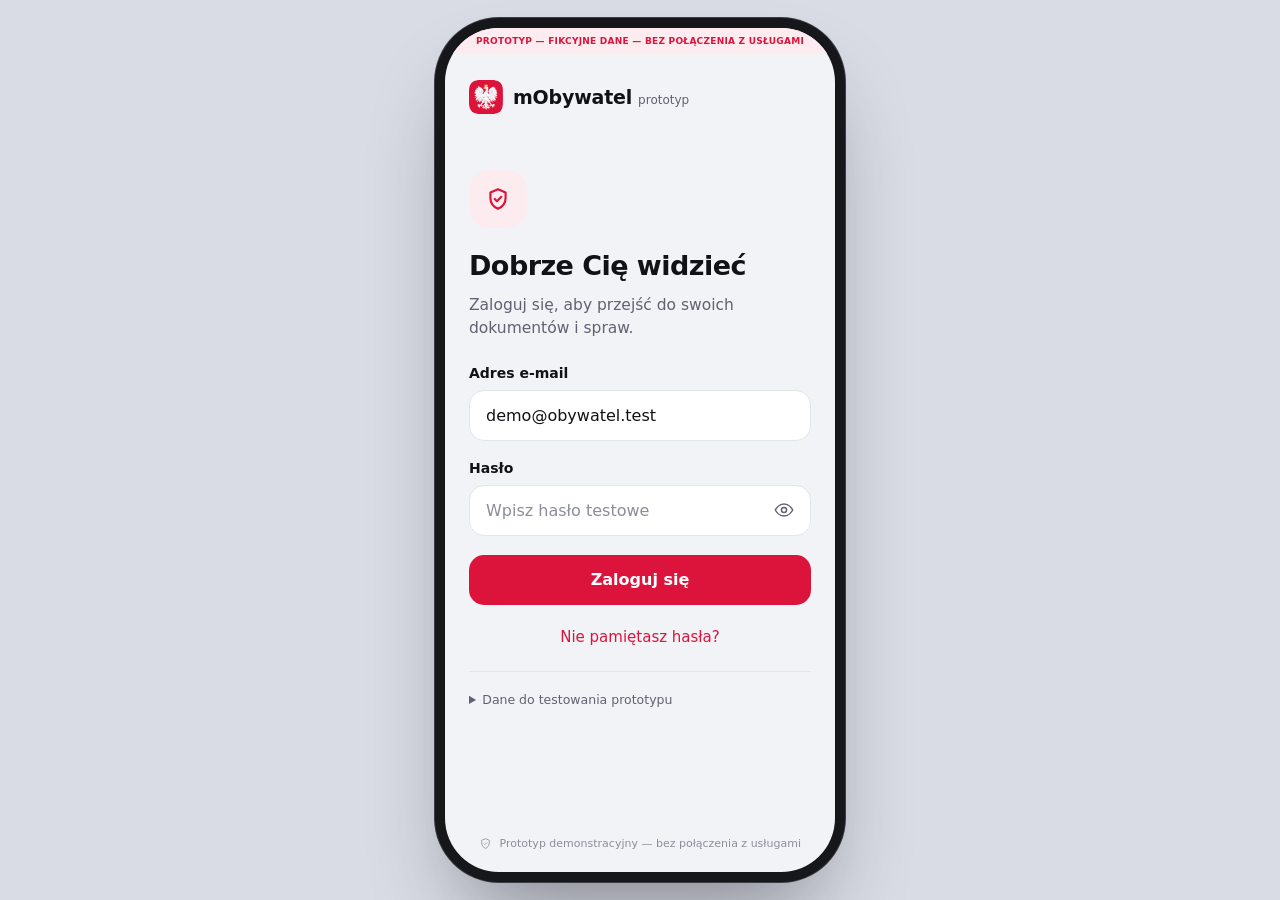
<file: index.html>
<!doctype html>
<meta charset="utf-8">
<meta http-equiv="refresh" content="0; url=mobywatel-ai/mockup/login.html">
<title>mObywatel.ai</title>
<a href="mobywatel-ai/mockup/login.html">Przejdź do prototypu</a>
</file>
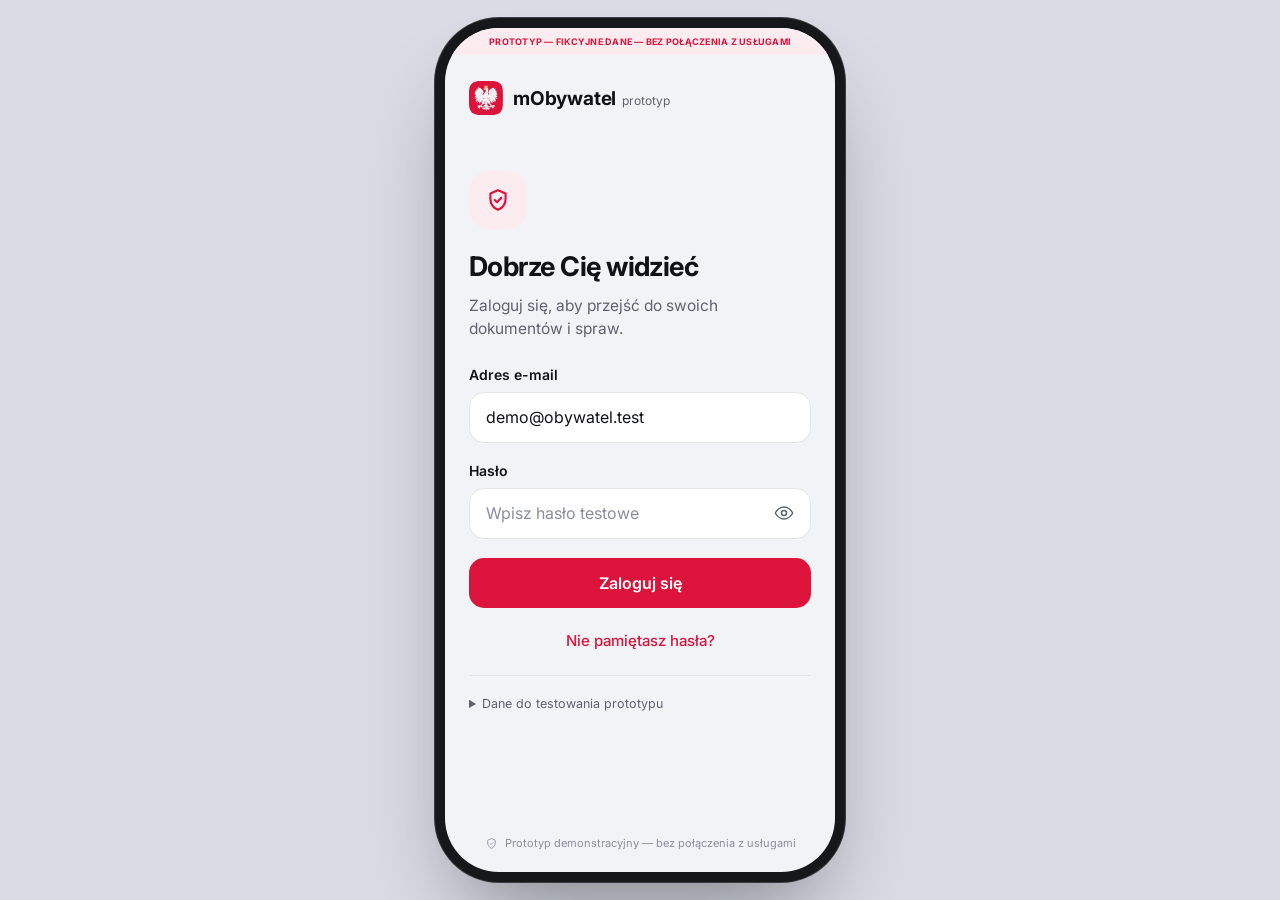
<file: mobywatel-ai/mockup/login.html>
<!doctype html>
<html lang="pl">
<head>
<meta charset="utf-8">
<meta name="viewport" content="width=device-width, initial-scale=1, viewport-fit=cover">
<meta name="theme-color" content="#f2f3f7">
<title>mObywatel — logowanie</title>
<link rel="icon" href="assets/icon-mobywatel.svg">
<link rel="preconnect" href="https://fonts.googleapis.com">
<link rel="preconnect" href="https://fonts.gstatic.com" crossorigin>
<link href="https://fonts.googleapis.com/css2?family=Inter:wght@400;500;600;700&display=swap" rel="stylesheet">
<link rel="stylesheet" href="login.css?v=2">
</head>
<body>
<main class="phone" aria-label="Makieta ekranu logowania">
  <div class="demo-strip">PROTOTYP — FIKCYJNE DANE — BEZ POŁĄCZENIA Z USŁUGAMI</div>
  <div class="inner">
    <div class="brand">
      <img class="brand-mark" src="assets/icon-mobywatel.svg" alt="">
      <div><span class="brand-name">mObywatel</span><span class="brand-demo">prototyp</span></div>
    </div>
    <div class="shield" aria-hidden="true">
      <svg viewBox="0 0 24 24" fill="none" stroke="currentColor" stroke-width="2" stroke-linecap="round" stroke-linejoin="round">
        <path d="M12 3 19 6v5c0 5-3.3 8.4-7 10-3.7-1.6-7-5-7-10V6l7-3Z"/>
        <path d="m9 12 2 2 4-4"/>
      </svg>
    </div>
    <h1>Dobrze Cię widzieć</h1>
    <p class="intro">Zaloguj się, aby przejść do swoich dokumentów i spraw.</p>
    <form id="demoForm" novalidate>
      <label for="email">Adres e-mail</label>
      <input id="email" type="email" value="demo@obywatel.test" autocomplete="off" aria-label="Adres e-mail demonstracyjny">
      <label for="password">Hasło</label>
      <div class="password-wrap">
        <input id="password" type="password" placeholder="Wpisz hasło testowe" autocomplete="off" aria-label="Hasło testowe">
        <button class="toggle" type="button" id="togglePassword" aria-label="Pokaż lub ukryj hasło">
          <svg viewBox="0 0 24 24" fill="none" stroke="currentColor" stroke-width="1.6" stroke-linecap="round" stroke-linejoin="round"><path d="M2.5 12S6 5.5 12 5.5 21.5 12 21.5 12 18 18.5 12 18.5 2.5 12 2.5 12Z"/><circle cx="12" cy="12" r="2.8"/></svg>
        </button>
      </div>
      <p class="err" id="err" role="alert" hidden></p>
      <button class="login" type="submit">Zaloguj się</button>
    </form>
    <a class="forgot" href="#" id="forgot">Nie pamiętasz hasła?</a>
    <details>
      <summary>Dane do testowania prototypu</summary>
      <div class="demo-details">
        <p>E-mail: <strong>demo@obywatel.test</strong></p>
        <p>Hasło główne: <strong>Demo123!</strong></p>
        <p>Hasło alarmowe: <strong>Alarm123!</strong></p>
        <p>To wyłącznie makieta wyglądu. Nie wpisuj prawdziwych danych logowania.</p>
      </div>
    </details>
    <div class="footer">
      <svg viewBox="0 0 24 24" fill="none" stroke="currentColor" stroke-width="1.5"><path d="M12 3 19 6v5c0 5-3.3 8.4-7 10-3.7-1.6-7-5-7-10V6l7-3Z"/><path d="m9 12 2 2 4-4"/></svg>
      Prototyp demonstracyjny — bez połączenia z usługami
    </div>
  </div>
</main>
<script src="login.js?v=2"></script>
</body>
</html>
</file>
<file: mobywatel-ai/mockup/login.css>
:root{
  --bg:#f2f3f7; --surface:#ffffff; --ink:#111216; --ink2:#5f6270; --ink3:#8b8e9a; --hair:#e3e5eb;
  --red:#dc143c; --red-dark:#b30f30; --red-wash:#fdecef;
  --sans:-apple-system,BlinkMacSystemFont,"SF Pro Text","Inter",system-ui,sans-serif;
}
*{box-sizing:border-box;-webkit-tap-highlight-color:transparent}
html,body{margin:0;min-height:100%}
body{
  min-height:100vh;background:#d9dce4;font-family:var(--sans);color:var(--ink);
  display:flex;align-items:center;justify-content:center;
  -webkit-font-smoothing:antialiased;
}
button{font:inherit;color:inherit;border:0;background:none;cursor:pointer;padding:0}
button:focus-visible,input:focus-visible,a:focus-visible,summary:focus-visible{outline:2px solid var(--red);outline-offset:2px}

/* ramka telefonu jak w index.html */
.phone{
  position:relative;width:390px;height:844px;border-radius:54px;overflow:hidden;background:var(--bg);
  box-shadow:0 0 0 10px #16171a,0 0 0 11px #3b3d42,0 50px 90px -20px rgba(20,22,30,.45);
  display:flex;flex-direction:column;
}
.demo-strip{
  background:var(--red-wash);color:var(--red);text-align:center;font-size:9px;font-weight:700;
  letter-spacing:.25px;padding:8px 5px;
}
.inner{padding:26px 24px 22px;flex:1;display:flex;flex-direction:column;overflow-y:auto}

.brand{display:flex;align-items:center;gap:10px;margin-bottom:56px}
.brand-mark{width:34px;height:34px;border-radius:9px;display:block}
.brand-name{font-size:19px;font-weight:700;letter-spacing:-.01em}
.brand-demo{font-size:12px;color:var(--ink2);margin-left:6px}

.shield{width:58px;height:58px;border-radius:20px;background:var(--red-wash);display:grid;place-items:center;color:var(--red);margin-bottom:22px}
.shield svg{width:26px;height:26px}
h1{font-size:27px;letter-spacing:-.02em;margin:0 0 13px;line-height:1.15}
.intro{color:var(--ink2);font-size:15.5px;line-height:1.45;margin:0 0 26px}

label{font-size:14px;font-weight:600;display:block;margin:0 0 9px}
input{
  width:100%;height:51px;border:1px solid var(--hair);border-radius:15px;background:var(--surface);
  padding:0 16px;font:inherit;font-size:16px;color:var(--ink);outline:none;margin-bottom:19px;
}
input::placeholder{color:var(--ink3)}
input:focus{border-color:var(--red);box-shadow:0 0 0 3px rgba(220,20,60,.12)}
input.bad{border-color:var(--red)}
.password-wrap{position:relative}
.password-wrap input{padding-right:48px}
.toggle{position:absolute;right:6px;top:4px;width:43px;height:43px;display:grid;place-items:center;color:var(--ink2)}
.toggle svg{width:22px;height:22px}
.err{color:var(--red);font-size:13.5px;margin:-8px 0 14px}

.login{width:100%;height:50px;border-radius:15px;background:var(--red);color:#fff;font-size:16px;font-weight:600}
.login:active{background:var(--red-dark)}
.forgot{display:block;text-align:center;margin:23px 0 25px;color:var(--red);text-decoration:none;font-size:15px;font-weight:500}

details{border-top:1px solid var(--hair);padding-top:20px;color:var(--ink2);font-size:12.5px}
summary{cursor:pointer;color:var(--ink2)}
.demo-details{line-height:1.55;padding-top:14px}
.demo-details p{margin:0 0 10px}
.footer{text-align:center;color:var(--ink3);font-size:11px;margin-top:auto;padding-top:35px}
.footer svg{width:13px;height:13px;vertical-align:-3px;margin-right:4px}

@media (max-width:520px){
  body{display:block;background:var(--bg)}
  .phone{width:100vw;height:100dvh;border-radius:0;box-shadow:none}
  .inner{padding:24px 24px calc(20px + env(safe-area-inset-bottom))}
  .brand{margin-bottom:48px}
}
@media (max-height:700px){.brand{margin-bottom:28px}}
</file>
